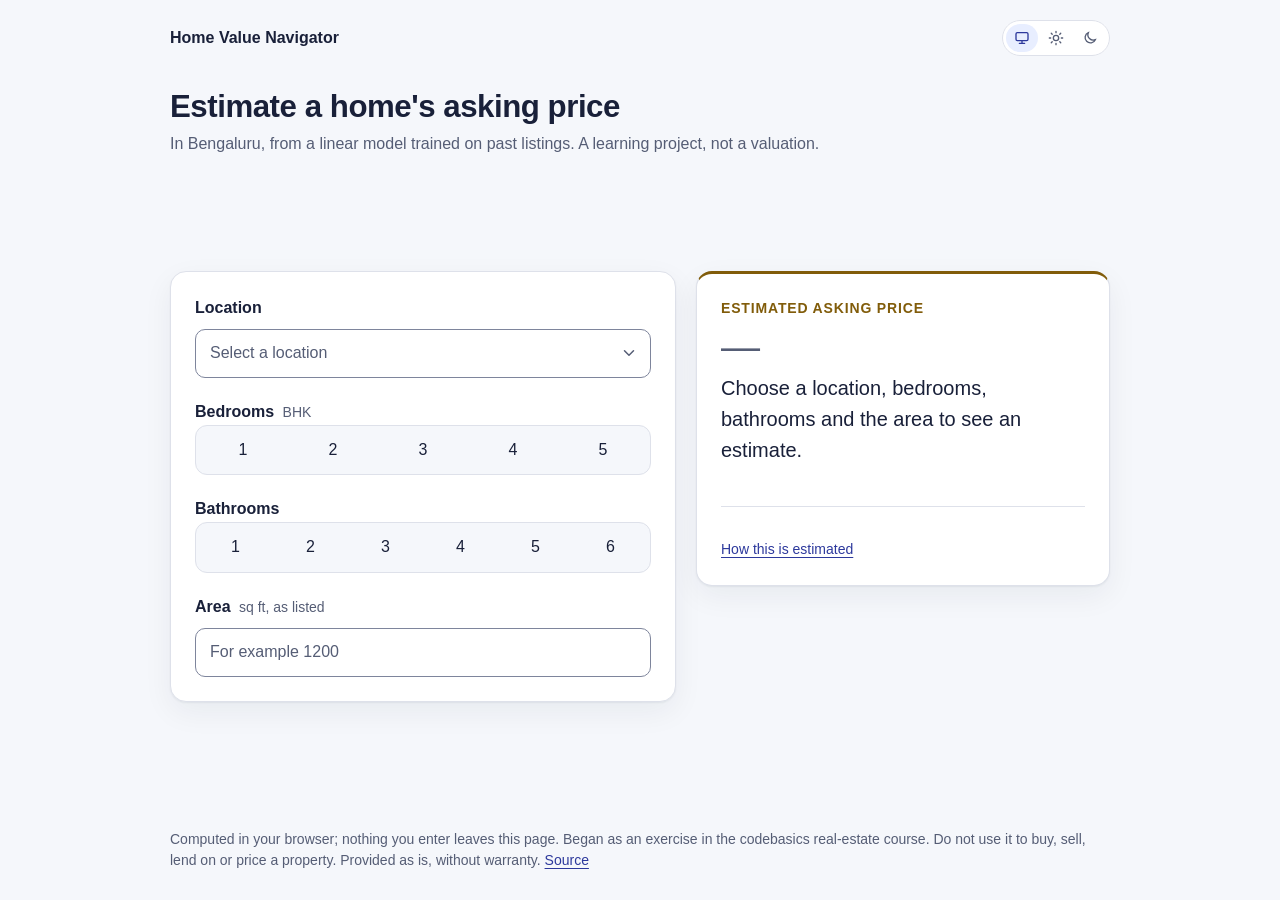
<file: index.html>
<!DOCTYPE html>
<!-- SPDX-License-Identifier: MIT -->
<html lang="en-IN">
<head>
    <meta charset="UTF-8">
    <meta name="viewport" content="width=device-width, initial-scale=1.0">
    <meta name="color-scheme" content="light dark">
    <meta name="theme-color" content="#f5f7fb" media="(prefers-color-scheme: light)">
    <meta name="theme-color" content="#0c0f1a" media="(prefers-color-scheme: dark)">
    <meta name="description" content="Bengaluru home asking-price estimates in your browser. Tested on 2,032 unseen listings: half of estimates fall within 16.3% of the asking price. Not a valuation.">
    <title>Home Value Navigator</title>
    <meta name="referrer" content="no-referrer">
    <meta property="og:type" content="website">
    <meta property="og:title" content="Home Value Navigator">
    <meta property="og:description" content="Bengaluru home asking-price estimates in your browser. Tested on 2,032 unseen listings: half of estimates fall within 16.3% of the asking price. Not a valuation.">
    <link rel="icon" href="client/favicon.svg" type="image/svg+xml">
    <script src="client/theme.js"></script>
    <link rel="stylesheet" href="client/app.css">
</head>
<body>
<header class="bar">
    <span class="brand">Home Value Navigator</span>
    <fieldset class="theme">
        <legend class="sr-only">Theme</legend>
        <input type="radio" name="theme" id="theme-system" value="system" class="sr-only">
        <label for="theme-system" title="System">
            <svg viewBox="0 0 24 24" aria-hidden="true"><rect x="3" y="4" width="18" height="12" rx="2"/><path d="M8 20h8M12 16v4"/></svg>
            <span class="sr-only">System theme</span>
        </label>
        <input type="radio" name="theme" id="theme-light" value="light" class="sr-only">
        <label for="theme-light" title="Light">
            <svg viewBox="0 0 24 24" aria-hidden="true"><circle cx="12" cy="12" r="4"/><path d="M12 2v2M12 20v2M4.9 4.9l1.4 1.4M17.7 17.7l1.4 1.4M2 12h2M20 12h2M4.9 19.1l1.4-1.4M17.7 6.3l1.4-1.4"/></svg>
            <span class="sr-only">Light theme</span>
        </label>
        <input type="radio" name="theme" id="theme-dark" value="dark" class="sr-only">
        <label for="theme-dark" title="Dark">
            <svg viewBox="0 0 24 24" aria-hidden="true"><path d="M20 14.5A8 8 0 0 1 9.5 4a8 8 0 1 0 10.5 10.5Z"/></svg>
            <span class="sr-only">Dark theme</span>
        </label>
    </fieldset>
</header>

<main class="layout">
    <section class="intro">
        <h1>Estimate a home's asking price</h1>
        <p>In <span id="cities">Bengaluru</span>, from a linear model trained on past listings.
            A learning project, not a valuation.</p>
    </section>

    <form id="form" class="panel" novalidate autocomplete="off">
        <div class="field">
            <label for="location">Location</label>
            <div class="combo-box">
                <input id="location" type="text" role="combobox" spellcheck="false"
                       placeholder="Select a location" aria-autocomplete="list"
                       aria-expanded="false" aria-controls="location-list"
                       aria-describedby="location-error">
                <button type="button" id="location-toggle" class="combo-toggle" tabindex="-1"
                        aria-label="Show locations" aria-controls="location-list" aria-expanded="false">
                    <svg viewBox="0 0 24 24" aria-hidden="true"><path d="m6 9 6 6 6-6"/></svg>
                </button>
                <ul id="location-list" role="listbox" aria-label="Locations" hidden></ul>
            </div>
            <p class="field-error" id="location-error" hidden></p>
        </div>

        <fieldset class="field">
            <legend>Bedrooms <span class="hint">BHK</span></legend>
            <div class="segments" id="bhk"></div>
        </fieldset>

        <fieldset class="field">
            <legend>Bathrooms</legend>
            <div class="segments" id="bath"></div>
        </fieldset>

        <div class="field">
            <label for="sqft">Area <span class="hint">sq ft, as listed</span></label>
            <input id="sqft" type="number" min="0" step="50" placeholder="For example 1200"
                   aria-describedby="sqft-error">
            <p class="field-error" id="sqft-error" hidden></p>
        </div>
    </form>

    <section class="panel result">
        <p class="result-label">Estimated asking price</p>
        <p id="price" class="price waiting">&mdash;</p>
        <p id="range" class="range">Choose a location to see an estimate.</p>
        <p id="per-sqft" class="per-sqft"></p>
        <p id="accuracy" class="accuracy"></p>
        <a class="method" href="https://github.com/varaprasadchilakanti/HomeValueNavigator#how-it-works">How this is estimated</a>
        <p id="announce" class="sr-only" aria-live="polite" aria-atomic="true"></p>
    </section>
</main>

<footer class="foot">
    Computed in your browser; nothing you enter leaves this page.
    Began as an exercise in the codebasics real-estate course.
    Do not use it to buy, sell, lend on or price a property. Provided as is, without warranty.
    <a href="https://github.com/varaprasadchilakanti/HomeValueNavigator">Source</a>
</footer>

<noscript><p class="foot">The estimate is computed with JavaScript; please enable it.</p></noscript>
<script src="model/scopes.js"></script>
<script src="client/app.js"></script>
</body>
</html>
</file>
<file: client/app.css>
/* SPDX-License-Identifier: MIT */
/* Royal palette. Each color has one meaning, kept in both themes: royal marks what can be
   acted on, gold marks the result, red marks errors and nothing else; the neutrals carry
   a trace of royal. Between themes only lightness changes, with chroma trimmed in dark.
   Each token is a light/dark pair (light-dark(), in every browser since 2024); text pairs
   meet WCAG 2.2 AA (4.5:1; 5:1 or more as chosen), and controls their 3:1, in both themes;
   tests/test_published.py checks each pair the page uses. */
:root {
    color-scheme: light dark;
    --bg: light-dark(#f5f7fb, #0c0f1a);
    --surface: light-dark(#ffffff, #151927);
    --raised: light-dark(#ffffff, #1c2130);         /* the location list, above the panel */
    --ink: light-dark(#192039, #e5e8f0);
    --muted: light-dark(#555d75, #a7adc2);
    --line: light-dark(#dee1ea, #2b3040);           /* decorative only, under 3:1 */
    --field: light-dark(#7e859c, #69718a);          /* input borders, 3:1 or more */
    --royal: light-dark(#2d399c, #96acfe);          /* royal as text, links, focus */
    --royal-fill: light-dark(#2d399c, #5366ce);     /* royal as a fill under --on-royal */
    --royal-soft: light-dark(#e8eeff, #1f2646);
    --on-royal: #ffffff;
    --gold: light-dark(#815c0a, #e6b55d);
    --error: light-dark(#ba2c25, #f47c6e);
    --shade: light-dark(rgb(25 32 57 / 6%), transparent); /* no shadow in dark: the surfaces' lightness does it */
    --shadow: 0 1px 2px var(--shade), 0 10px 30px var(--shade);

    /* One family, the platform's own UI face; system-ui is left out for its fallbacks on
       Windows in Chinese and Japanese. Sizes step by 1.25 from a 16px body (major third). */
    --font: -apple-system, BlinkMacSystemFont, "Segoe UI", "Noto Sans", Roboto, Helvetica, Arial, sans-serif;
    --text-sm: 0.875rem;   /* hints, notes, the footer */
    --text-md: 1rem;       /* body, labels, fields */
    --text-lg: 1.25rem;    /* the range under the price */
    --text-xl: 1.953rem;   /* the heading */
    --text-2xl: 2.441rem;  /* the price */
}
:root[data-theme="light"] { color-scheme: light; }
:root[data-theme="dark"] { color-scheme: dark; }

/* Set for one frame while the theme changes, so every surface switches together. */
.no-transitions * { transition: none !important; }

* { box-sizing: border-box; }

body {
    margin: 0;
    min-height: 100vh;
    display: flex;
    flex-direction: column;
    background: var(--bg);
    color: var(--ink);
    font: var(--text-md)/1.55 var(--font);
    -webkit-font-smoothing: antialiased;
}

.sr-only {
    position: absolute;
    width: 1px;
    height: 1px;
    padding: 0;
    margin: -1px;
    overflow: hidden;
    clip-path: inset(50%);
    white-space: nowrap;
    border: 0;
}

a { color: var(--royal); text-underline-offset: 3px; }
a:focus-visible, button:focus-visible { outline: 2px solid var(--royal); outline-offset: 2px; }

/* Header */
.bar, .layout, .foot { max-width: 980px; width: 100%; margin: 0 auto; padding-inline: 20px; }
.bar { display: flex; align-items: center; justify-content: space-between; padding-top: 20px; }
.brand { font-weight: 650; }

.theme {
    position: relative;
    display: flex;
    gap: 2px;
    margin: 0;
    padding: 3px;
    border: 1px solid var(--line);
    border-radius: 999px;
    background: var(--surface);
}
.theme label {
    display: grid;
    place-items: center;
    width: 32px;
    height: 28px;
    border-radius: 999px;
    color: var(--muted);
    cursor: pointer;
}
.theme svg { width: 16px; height: 16px; fill: none; stroke: currentColor; stroke-width: 2; stroke-linecap: round; }
.theme label:hover { color: var(--ink); }
.theme input:checked + label { background: var(--royal-soft); color: var(--royal); }
.theme input:focus-visible + label { outline: 2px solid var(--royal); outline-offset: 1px; }

/* Layout */
.layout {
    flex: 1;
    display: grid;
    grid-template-columns: 1.1fr 0.9fr;
    gap: 20px;
    padding-block: 32px;
    align-items: start;
}
.intro { grid-column: 1 / -1; }
h1 {
    margin: 0 0 6px;
    font-size: clamp(1.563rem, 3.2vw, var(--text-xl));
    font-weight: 700;
    line-height: 1.2;
    letter-spacing: -0.015em;
}
.intro p { margin: 0; color: var(--muted); }

.panel {
    background: var(--surface);
    border: 1px solid var(--line);
    border-radius: 16px;
    padding: 24px;
    box-shadow: var(--shadow);
}

/* Form */
form { display: grid; gap: 22px; }
.field { display: grid; gap: 8px; border: 0; margin: 0; padding: 0; min-width: 0; }
label, legend { font-weight: 600; padding: 0; }
.hint { font-weight: 400; font-size: var(--text-sm); color: var(--muted); margin-left: 4px; }

input[type="text"], input[type="number"] {
    width: 100%;
    padding: 11px 14px;
    font: inherit;
    color: var(--ink);
    background: var(--surface);
    border: 1px solid var(--field);
    border-radius: 10px;
}
input::placeholder { color: var(--muted); opacity: 1; }
input[type="text"]:focus-visible, input[type="number"]:focus-visible { outline: 2px solid var(--royal); outline-offset: 1px; border-color: var(--royal); }
input[aria-invalid="true"] { border-color: var(--error); }
input:-webkit-autofill {
    -webkit-text-fill-color: var(--ink);
    box-shadow: 0 0 0 100px var(--surface) inset;
}

.field-error { margin: 0; font-size: var(--text-sm); color: var(--error); }

.segments {
    position: relative;
    display: grid;
    grid-auto-flow: column;
    grid-auto-columns: 1fr;
    gap: 4px;
    padding: 4px;
    background: var(--bg);
    border: 1px solid var(--line);
    border-radius: 12px;
}
.segments label {
    text-align: center;
    padding: 7px 0;
    border: 1px solid transparent;
    border-radius: 8px;
    font-variant-numeric: tabular-nums;
    font-weight: 500;
    cursor: pointer;
    transition: background-color 0.15s, color 0.15s;
}
.segments label:hover { background: var(--royal-soft); box-shadow: inset 0 0 0 1px var(--royal); }
/* Chosen: a fill, a border and bold, so it still reads where fills are dropped (print,
   forced colors); WCAG 1.4.1, color is never the only cue. */
.segments input:checked + label {
    background: var(--royal-fill);
    border-color: var(--royal-fill);
    color: var(--on-royal);
    font-weight: 700;
}
.segments input:focus-visible + label { outline: 2px solid var(--royal); outline-offset: 2px; }
.segments input:disabled + label { opacity: 0.35; cursor: not-allowed; background: none; box-shadow: none; }

/* Location search: an ARIA combobox, so the list follows the theme (a datalist cannot). */
.combo-box { position: relative; }
.combo-box input { padding-right: 44px; }
.combo-toggle {
    position: absolute;
    top: 50%;
    right: 6px;
    transform: translateY(-50%);
    display: grid;
    place-items: center;
    width: 32px;
    height: 32px;
    padding: 0;
    border: 0;
    border-radius: 8px;
    background: none;
    color: var(--muted);
    cursor: pointer;
}
.combo-toggle:hover { color: var(--royal); background: var(--royal-soft); }
.combo-toggle svg {
    width: 18px;
    height: 18px;
    fill: none;
    stroke: currentColor;
    stroke-width: 2;
    stroke-linecap: round;
    stroke-linejoin: round;
    transition: transform 0.15s;
}
.combo-toggle[aria-expanded="true"] svg { transform: rotate(180deg); }
[role="listbox"] {
    position: absolute;
    top: calc(100% + 4px);
    left: 0;
    right: 0;
    z-index: 10;
    max-height: 264px;
    margin: 0;
    padding: 4px;
    overflow-y: auto;
    list-style: none;
    background: var(--raised);
    border: 1px solid var(--line);
    border-radius: 10px;
    box-shadow: var(--shadow);
}
[role="group"] { margin: 0; padding: 0; list-style: none; }
.group-label {
    position: sticky;
    top: -4px;
    padding: 8px 12px 4px;
    background: var(--raised);
    font-size: var(--text-sm);
    font-weight: 600;
    letter-spacing: 0.06em;
    text-transform: uppercase;
    color: var(--muted);
}
[role="option"] { padding: 9px 12px; border-radius: 6px; cursor: pointer; }
/* The active option carries a bar in --royal too: the tint alone is under 3:1 (WCAG 1.4.11). */
[role="option"][aria-selected="true"], [role="option"]:not(.empty):hover {
    background: var(--royal-soft);
    box-shadow: inset 3px 0 0 var(--royal);
}
[role="option"] mark { background: none; color: var(--royal); font-weight: 600; }
.empty { color: var(--muted); cursor: default; }
.clear { color: var(--muted); }

/* Result */
.result { position: sticky; top: 20px; border-top: 3px solid var(--gold); }
.result-label {
    margin: 0;
    font-size: var(--text-sm);
    font-weight: 600;
    letter-spacing: 0.06em;
    text-transform: uppercase;
    color: var(--gold);
}
.price {
    margin: 6px 0 4px;
    font-size: clamp(var(--text-xl), 5vw, var(--text-2xl));
    font-weight: 700;
    letter-spacing: -0.02em;
    line-height: 1.1;
    font-variant-numeric: tabular-nums;
}
.price.waiting { color: var(--muted); font-weight: 400; }
.range { margin: 0; font-size: var(--text-lg); font-weight: 500; min-height: 1.55em; font-variant-numeric: tabular-nums; }
.per-sqft { margin: 2px 0 0; font-size: var(--text-sm); color: var(--muted); min-height: 1.4em; font-variant-numeric: tabular-nums; }
.accuracy {
    margin: 18px 0 14px;
    padding-top: 16px;
    border-top: 1px solid var(--line);
    font-size: var(--text-sm);
    color: var(--muted);
}
.method { font-size: var(--text-sm); font-weight: 500; }

/* Footer */
.foot { padding-bottom: 28px; font-size: var(--text-sm); color: var(--muted); }

@media (max-width: 760px) {
    .layout { grid-template-columns: 1fr; padding-block: 20px; }
    .result { position: static; }
}

/* Windows High Contrast and other forced colors drop fills and shadows: mark the chosen
   segment and the active option with a system-colored border instead. */
@media (forced-colors: active) {
    .segments input:checked + label { border: 2px solid Highlight; }
    [role="option"][aria-selected="true"] { outline: 2px solid Highlight; }
}

/* Paper: ink on white, no controls that do nothing there, the chosen segment outlined. */
@media print {
    :root { color-scheme: light; }
    body { background: #fff; }
    .theme, .combo-toggle { display: none; }
    .panel { box-shadow: none; }
    .result { position: static; break-inside: avoid; }
    .segments { background: none; }
    .segments input:checked + label { background: none; color: var(--ink); border: 2px solid var(--ink); }
}

@media (prefers-reduced-motion: reduce) {
    * { transition: none !important; }
}
</file>
